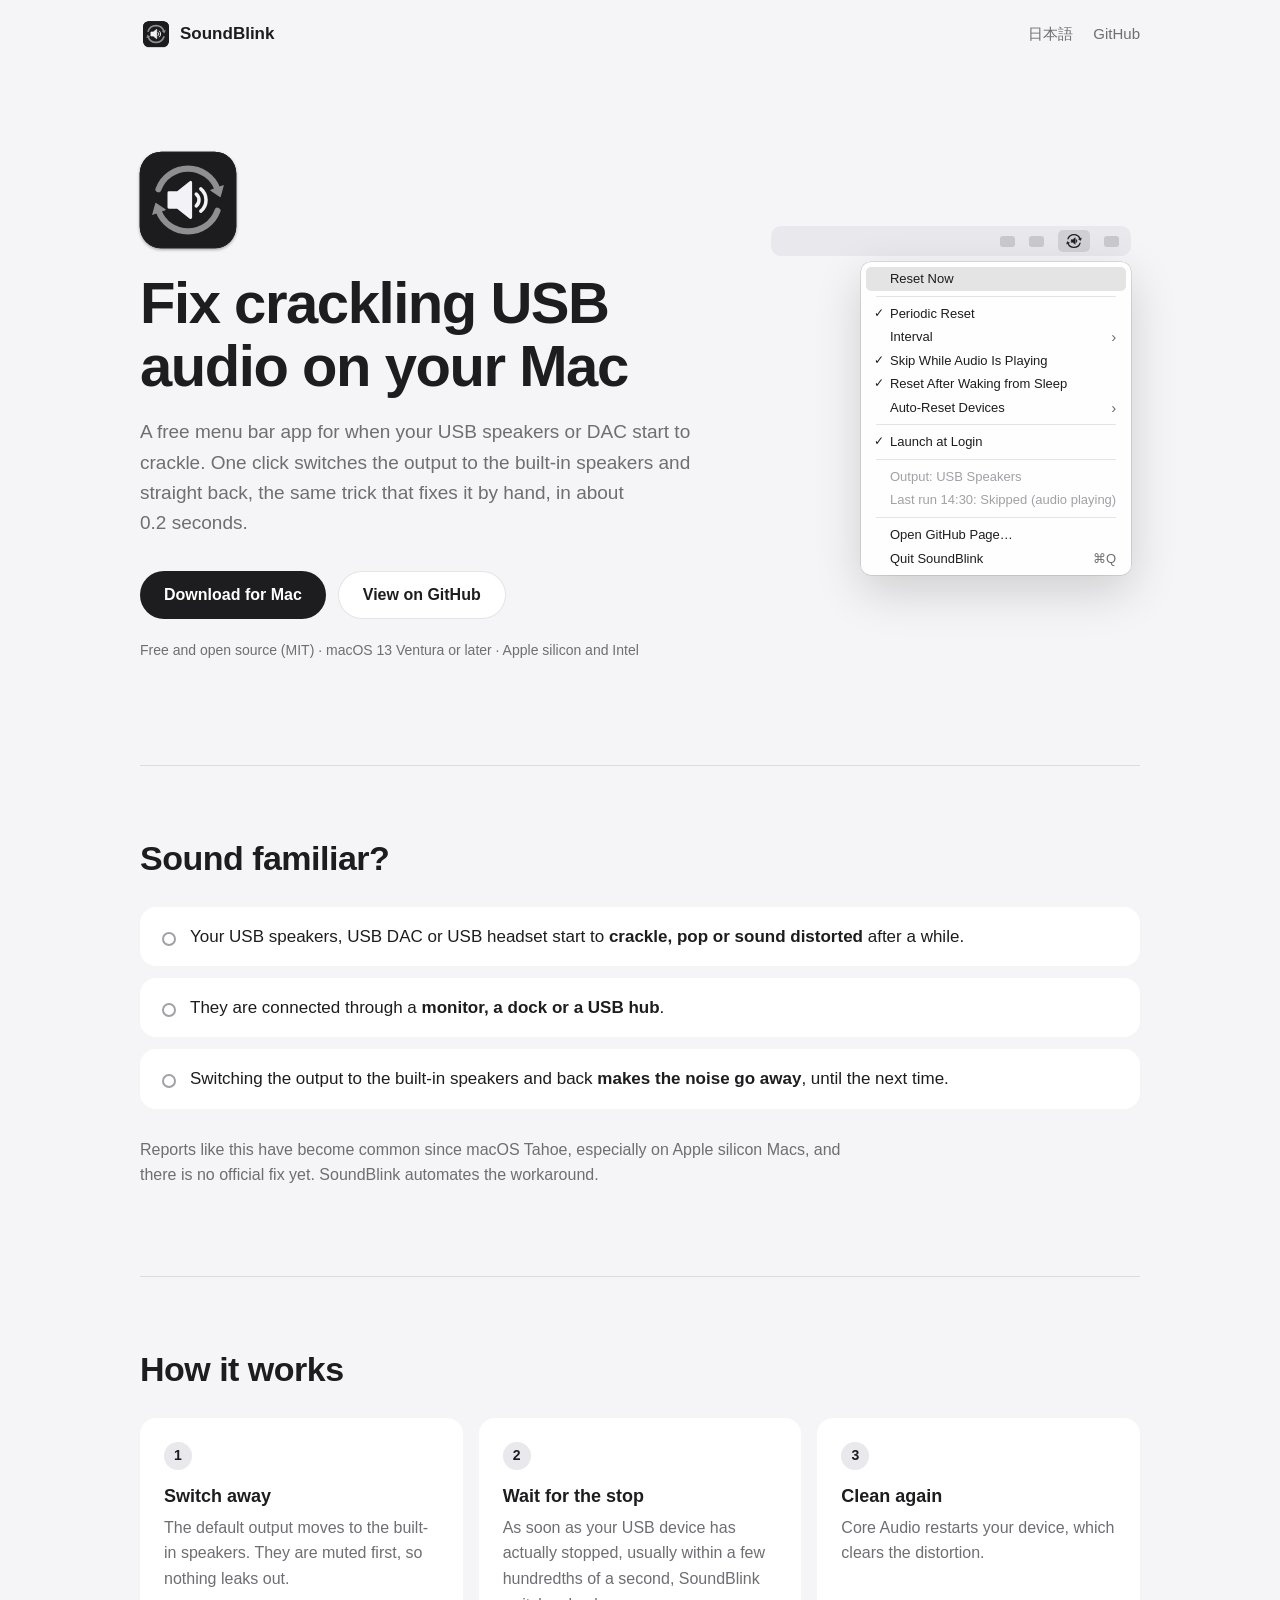
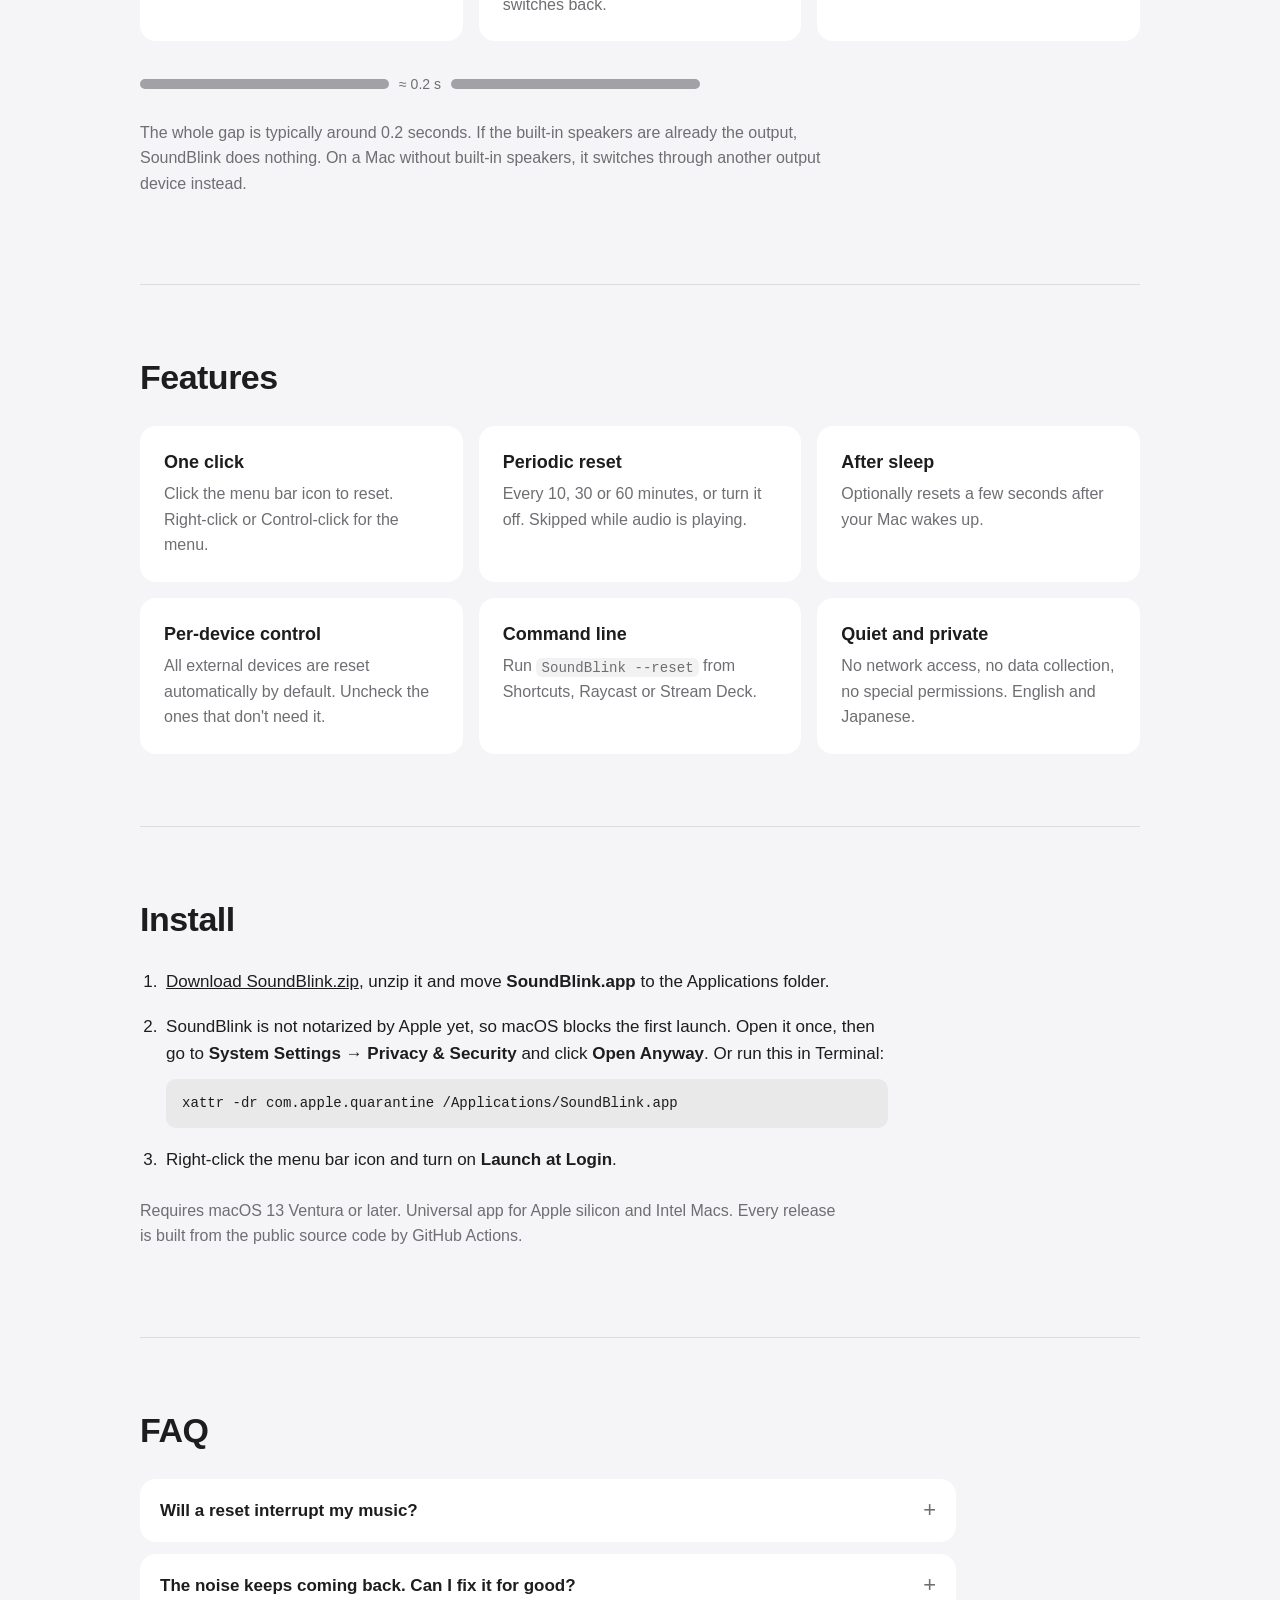
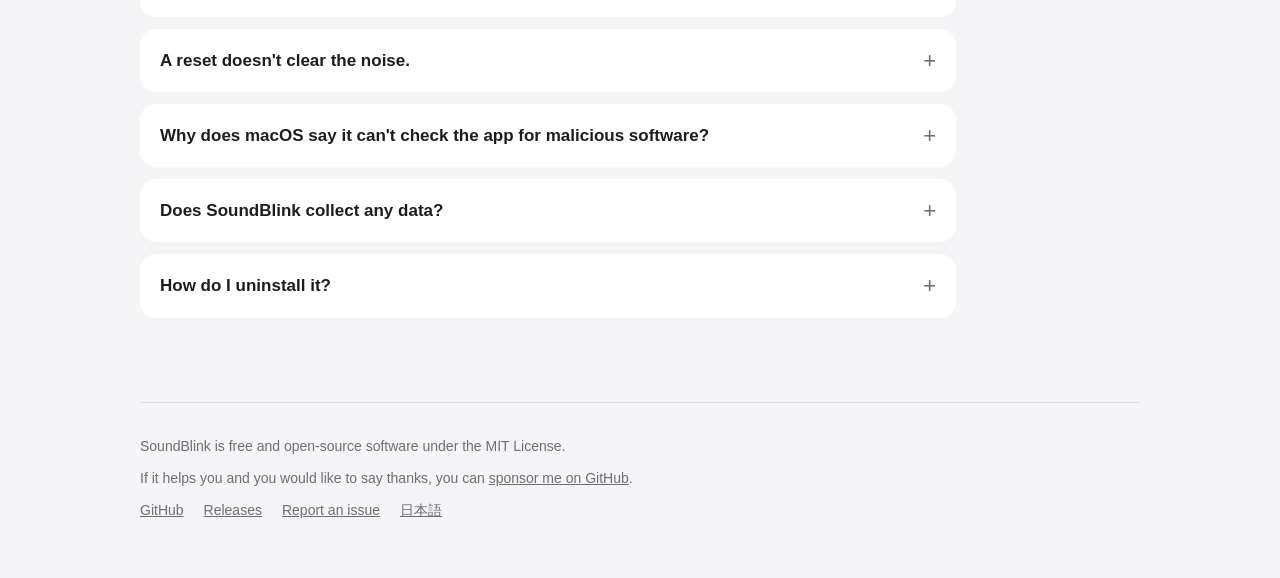
<file: site/index.html>
<!doctype html>
<html lang="en">
<head>
  <meta charset="utf-8">
  <meta name="viewport" content="width=device-width, initial-scale=1">
  <title>SoundBlink – Fix crackling USB audio on your Mac</title>
  <meta name="description" content="SoundBlink is a free, open-source macOS menu bar app that fixes crackling, popping or distorted USB speakers, DACs and headsets by briefly switching the output to the built-in speakers and back.">
  <link rel="canonical" href="https://takuhoito.github.io/SoundBlink/">
  <link rel="alternate" hreflang="en" href="https://takuhoito.github.io/SoundBlink/">
  <link rel="alternate" hreflang="ja" href="https://takuhoito.github.io/SoundBlink/ja/">
  <link rel="alternate" hreflang="x-default" href="https://takuhoito.github.io/SoundBlink/">
  <link rel="icon" href="assets/favicon.svg" type="image/svg+xml">
  <link rel="icon" href="assets/favicon-32.png" sizes="32x32" type="image/png">
  <link rel="apple-touch-icon" href="assets/apple-touch-icon.png">
  <meta name="theme-color" content="#f5f5f7" media="(prefers-color-scheme: light)">
  <meta name="theme-color" content="#0b0b0c" media="(prefers-color-scheme: dark)">
  <meta property="og:type" content="website">
  <meta property="og:site_name" content="SoundBlink">
  <meta property="og:title" content="SoundBlink – Fix crackling USB audio on your Mac">
  <meta property="og:description" content="A free menu bar app that clears crackling USB audio by blinking the output to the built-in speakers and back.">
  <meta property="og:url" content="https://takuhoito.github.io/SoundBlink/">
  <meta property="og:image" content="https://takuhoito.github.io/SoundBlink/assets/og.png">
  <meta property="og:image:width" content="1280">
  <meta property="og:image:height" content="640">
  <meta property="og:image:alt" content="SoundBlink: fix crackling USB audio on your Mac">
  <meta property="og:locale" content="en_US">
  <meta property="og:locale:alternate" content="ja_JP">
  <meta name="twitter:card" content="summary_large_image">
  <link rel="stylesheet" href="style.css">
  <script type="application/ld+json">
  {
    "@context": "https://schema.org",
    "@type": "SoftwareApplication",
    "name": "SoundBlink",
    "description": "A macOS menu bar app that fixes crackling USB audio by briefly switching the output to the built-in speakers and back.",
    "url": "https://takuhoito.github.io/SoundBlink/",
    "downloadUrl": "https://github.com/takuhoito/SoundBlink/releases/latest",
    "image": "https://takuhoito.github.io/SoundBlink/assets/og.png",
    "applicationCategory": "UtilitiesApplication",
    "operatingSystem": "macOS 13 or later",
    "license": "https://opensource.org/licenses/MIT",
    "isAccessibleForFree": true,
    "offers": { "@type": "Offer", "price": "0", "priceCurrency": "USD" }
  }
  </script>
</head>
<body>
  <div class="wrap">
    <header class="top">
      <a class="brand" href="./"><img src="assets/icon.svg" alt="" width="32" height="32">SoundBlink</a>
      <nav>
        <a href="ja/" hreflang="ja" lang="ja">日本語</a>
        <a href="https://github.com/takuhoito/SoundBlink">GitHub</a>
      </nav>
    </header>

    <main>
      <div class="hero">
        <div>
          <img class="hero-icon" src="assets/icon.svg" alt="" width="120" height="120">
          <h1>Fix crackling USB audio on your Mac</h1>
          <p class="lead">A free menu bar app for when your USB speakers or DAC start to crackle. One click switches the output to the built-in speakers and straight back, the same trick that fixes it by hand, in about 0.2&nbsp;seconds.</p>
          <div class="actions">
            <a class="button primary" href="https://github.com/takuhoito/SoundBlink/releases/latest/download/SoundBlink.zip">Download for Mac</a>
            <a class="button secondary" href="https://github.com/takuhoito/SoundBlink">View on GitHub</a>
          </div>
          <p class="meta">Free and open source (MIT) · macOS 13 Ventura or later · Apple silicon and Intel</p>
        </div>

        <div class="mock" role="img" aria-label="The SoundBlink menu, opened from its menu bar icon">
          <div class="mock-bar">
            <span class="other"></span>
            <span class="other"></span>
            <span class="status">
              <svg viewBox="0 0 100 100" fill="none" stroke="currentColor">
                <g stroke-width="8" stroke-linecap="round">
                  <path d="M12.41,36.32 A40,40 0 0 1 87.59,36.32"/>
                  <path d="M87.59,63.68 A40,40 0 0 1 12.41,63.68"/>
                </g>
                <g fill="currentColor" stroke-width="2" stroke-linejoin="round">
                  <path d="M91.69,47.60 L97.25,30.68 L76.57,38.20 Z"/>
                  <path d="M8.31,52.40 L2.75,69.32 L23.43,61.80 Z"/>
                </g>
                <g transform="translate(54.5 50) scale(0.169) translate(-512 -512)">
                  <path d="M382,462 H442 L530,392 V632 L442,562 H382 Z" fill="currentColor" stroke-width="20" stroke-linejoin="round"/>
                  <path d="M568.4,472.2 A52,52 0 0 1 568.4,551.8" stroke-width="40" stroke-linecap="round"/>
                </g>
              </svg>
            </span>
            <span class="other"></span>
          </div>
          <ul class="mock-menu">
            <li class="active">Reset Now</li>
            <li class="sep"></li>
            <li class="on">Periodic Reset</li>
            <li class="sub">Interval</li>
            <li class="on">Skip While Audio Is Playing</li>
            <li class="on">Reset After Waking from Sleep</li>
            <li class="sub">Auto-Reset Devices</li>
            <li class="sep"></li>
            <li class="on">Launch at Login</li>
            <li class="sep"></li>
            <li class="info">Output: USB Speakers</li>
            <li class="info">Last run 14:30: Skipped (audio playing)</li>
            <li class="sep"></li>
            <li>Open GitHub Page…</li>
            <li data-key="⌘Q">Quit SoundBlink</li>
          </ul>
        </div>
      </div>

      <section id="problem">
        <h2>Sound familiar?</h2>
        <ul class="symptoms">
          <li>Your USB speakers, USB DAC or USB headset start to <strong>crackle, pop or sound distorted</strong> after a while.</li>
          <li>They are connected through a <strong>monitor, a dock or a USB hub</strong>.</li>
          <li>Switching the output to the built-in speakers and back <strong>makes the noise go away</strong>, until the next time.</li>
        </ul>
        <p class="note">Reports like this have become common since macOS Tahoe, especially on Apple silicon Macs, and there is no official fix yet. SoundBlink automates the workaround.</p>
      </section>

      <section id="how-it-works">
        <h2>How it works</h2>
        <ol class="steps">
          <li>
            <h3>Switch away</h3>
            <p>The default output moves to the built-in speakers. They are muted first, so nothing leaks out.</p>
          </li>
          <li>
            <h3>Wait for the stop</h3>
            <p>As soon as your USB device has actually stopped, usually within a few hundredths of a second, SoundBlink switches back.</p>
          </li>
          <li>
            <h3>Clean again</h3>
            <p>Core Audio restarts your device, which clears the distortion.</p>
          </li>
        </ol>
        <div class="blink" aria-hidden="true">
          <span class="seg"></span><span class="gap">≈ 0.2 s</span><span class="seg"></span>
        </div>
        <p class="note">The whole gap is typically around 0.2 seconds. If the built-in speakers are already the output, SoundBlink does nothing. On a Mac without built-in speakers, it switches through another output device instead.</p>
      </section>

      <section id="features">
        <h2>Features</h2>
        <div class="cards">
          <div class="card">
            <h3>One click</h3>
            <p>Click the menu bar icon to reset. Right-click or Control-click for the menu.</p>
          </div>
          <div class="card">
            <h3>Periodic reset</h3>
            <p>Every 10, 30 or 60 minutes, or turn it off. Skipped while audio is playing.</p>
          </div>
          <div class="card">
            <h3>After sleep</h3>
            <p>Optionally resets a few seconds after your Mac wakes up.</p>
          </div>
          <div class="card">
            <h3>Per-device control</h3>
            <p>All external devices are reset automatically by default. Uncheck the ones that don't need it.</p>
          </div>
          <div class="card">
            <h3>Command line</h3>
            <p>Run <code>SoundBlink --reset</code> from Shortcuts, Raycast or Stream Deck.</p>
          </div>
          <div class="card">
            <h3>Quiet and private</h3>
            <p>No network access, no data collection, no special permissions. English and Japanese.</p>
          </div>
        </div>
      </section>

      <section id="install">
        <h2>Install</h2>
        <ol class="install">
          <li><a href="https://github.com/takuhoito/SoundBlink/releases/latest/download/SoundBlink.zip">Download SoundBlink.zip</a>, unzip it and move <strong>SoundBlink.app</strong> to the Applications folder.</li>
          <li>
            SoundBlink is not notarized by Apple yet, so macOS blocks the first launch. Open it once, then go to <strong>System Settings → Privacy &amp; Security</strong> and click <strong>Open Anyway</strong>. Or run this in Terminal:
            <pre><code>xattr -dr com.apple.quarantine /Applications/SoundBlink.app</code></pre>
          </li>
          <li>Right-click the menu bar icon and turn on <strong>Launch at Login</strong>.</li>
        </ol>
        <p class="note">Requires macOS 13 Ventura or later. Universal app for Apple silicon and Intel Macs. Every release is built from the public source code by GitHub Actions.</p>
      </section>

      <section id="faq">
        <h2>FAQ</h2>
        <details>
          <summary>Will a reset interrupt my music?</summary>
          <div class="answer">
            <p>Briefly, for about 0.2 seconds. Periodic resets are skipped while audio is playing (you can change this), so in practice they happen while your Mac is quiet.</p>
          </div>
        </details>
        <details>
          <summary>The noise keeps coming back. Can I fix it for good?</summary>
          <div class="answer">
            <p>SoundBlink is a workaround. The cause is in macOS or in the USB connection. Things worth trying:</p>
            <p>Connect the audio device directly to the Mac instead of through a monitor or hub. Avoid putting two USB audio devices, such as a USB microphone and USB speakers, on the same USB 2.0 hub.</p>
          </div>
        </details>
        <details>
          <summary>A reset doesn't clear the noise.</summary>
          <div class="answer">
            <p>An app that is set to a specific output device, rather than the system default, may keep its own stream open. Set that app's speaker to the system default, for example in the audio settings of Zoom or Teams.</p>
            <p>You can also make SoundBlink stay on the built-in speakers a little longer:</p>
            <pre><code>defaults write io.github.takuhoito.soundblink blinkHold -float 0.3</code></pre>
            <p>If that doesn't help, please <a href="https://github.com/takuhoito/SoundBlink/issues">open an issue</a> with the output of <code>SoundBlink --list</code>.</p>
          </div>
        </details>
        <details>
          <summary>Why does macOS say it can't check the app for malicious software?</summary>
          <div class="answer">
            <p>Notarization requires a paid Apple Developer Program membership, which this free project doesn't have yet. The source code is public, and every release is built from it by GitHub Actions.</p>
          </div>
        </details>
        <details>
          <summary>Does SoundBlink collect any data?</summary>
          <div class="answer">
            <p>No. It doesn't connect to the internet at all.</p>
          </div>
        </details>
        <details>
          <summary>How do I uninstall it?</summary>
          <div class="answer">
            <p>Turn off Launch at Login, quit SoundBlink and move it to the Trash. To remove its settings too, run:</p>
            <pre><code>defaults delete io.github.takuhoito.soundblink</code></pre>
          </div>
        </details>
      </section>
    </main>

    <footer class="foot">
      <p>SoundBlink is free and open-source software under the MIT License.</p>
      <p>If it helps you and you would like to say thanks, you can <a href="https://github.com/sponsors/takuhoito">sponsor me on GitHub</a>.</p>
      <nav>
        <a href="https://github.com/takuhoito/SoundBlink">GitHub</a>
        <a href="https://github.com/takuhoito/SoundBlink/releases">Releases</a>
        <a href="https://github.com/takuhoito/SoundBlink/issues">Report an issue</a>
        <a href="ja/" hreflang="ja" lang="ja">日本語</a>
      </nav>
    </footer>
  </div>
</body>
</html>
</file>
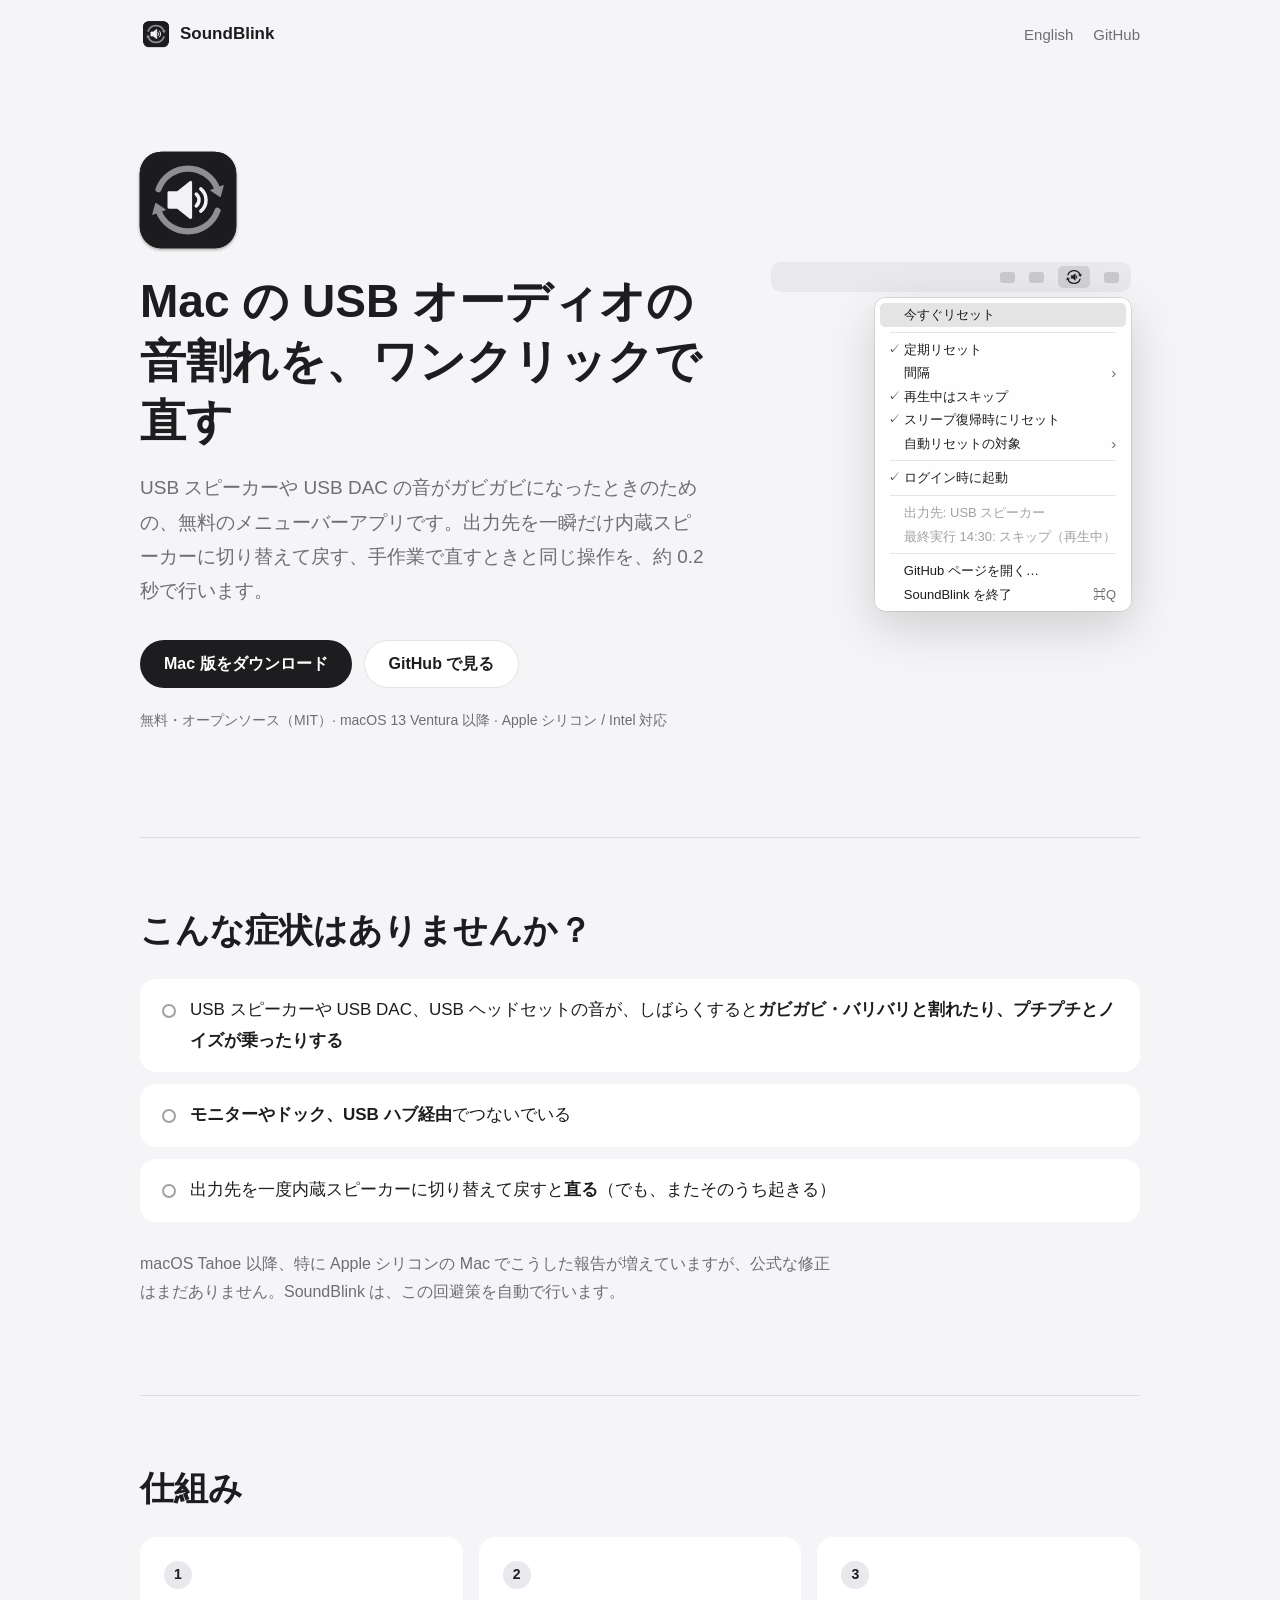
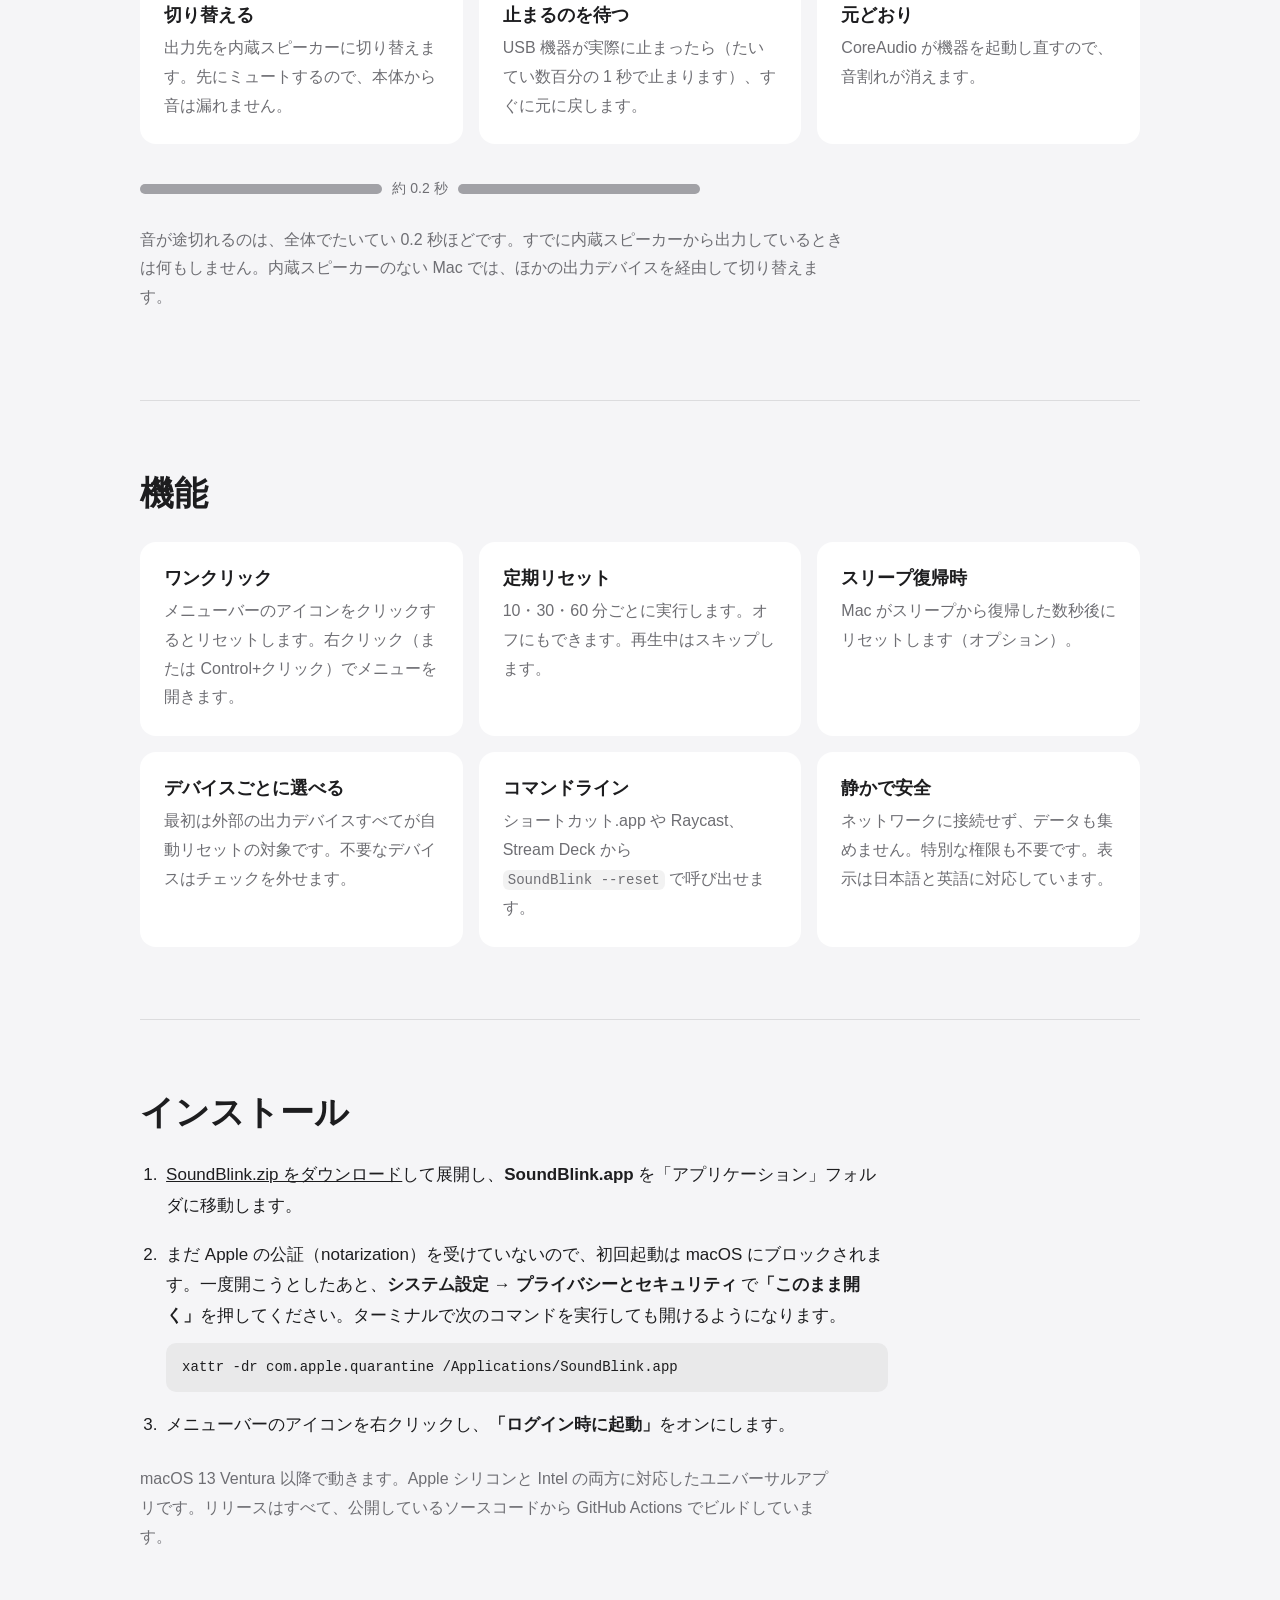
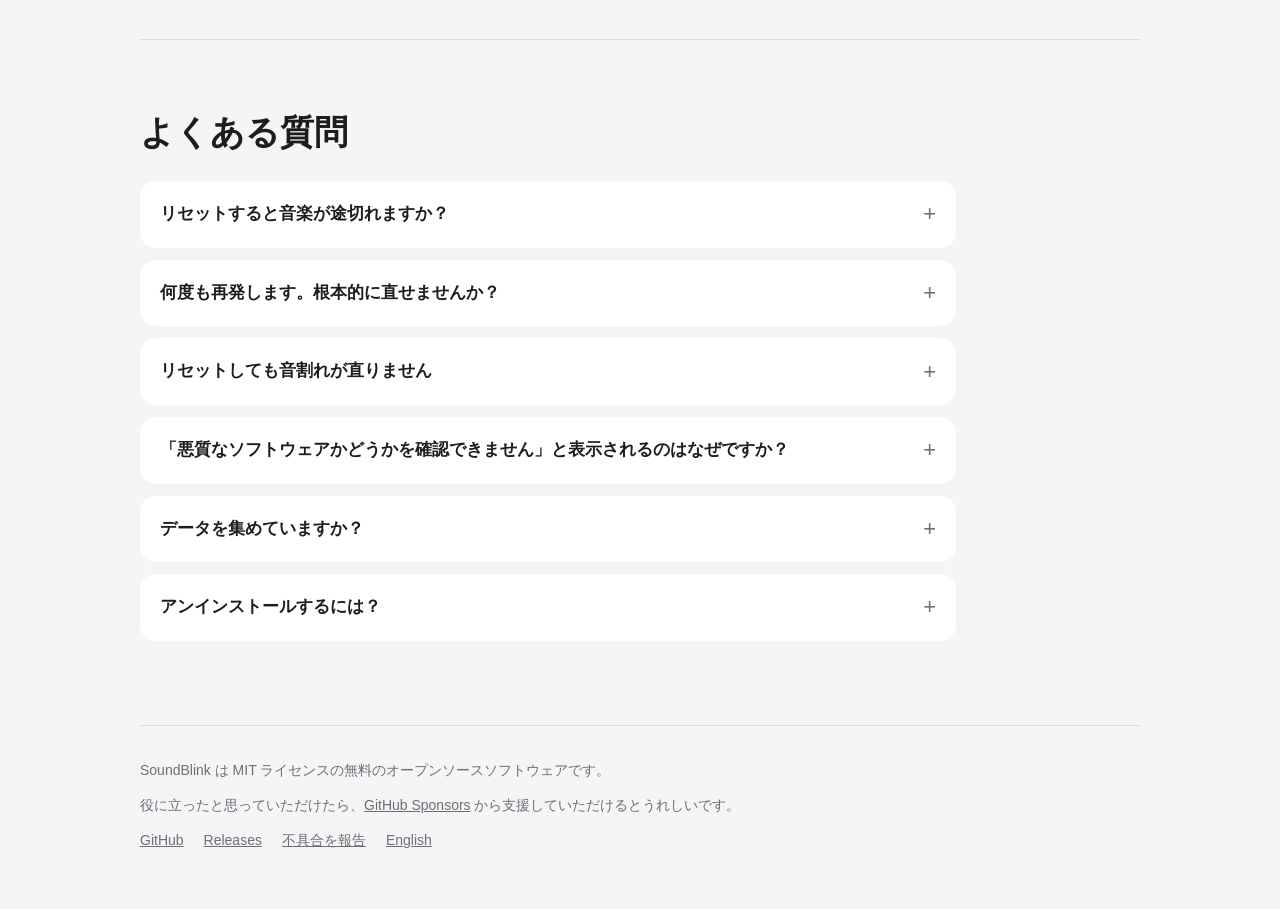
<file: site/ja/index.html>
<!doctype html>
<html lang="ja">
<head>
  <meta charset="utf-8">
  <meta name="viewport" content="width=device-width, initial-scale=1">
  <title>SoundBlink – Mac の USB スピーカーの音割れをワンクリックで直す</title>
  <meta name="description" content="SoundBlink は、Mac で USB スピーカーや USB DAC、ヘッドセットの音がガビガビに割れる・ノイズが乗るときに、出力先を一瞬だけ内蔵スピーカーに切り替えて戻して直す、無料・オープンソースのメニューバーアプリです。">
  <link rel="canonical" href="https://takuhoito.github.io/SoundBlink/ja/">
  <link rel="alternate" hreflang="en" href="https://takuhoito.github.io/SoundBlink/">
  <link rel="alternate" hreflang="ja" href="https://takuhoito.github.io/SoundBlink/ja/">
  <link rel="alternate" hreflang="x-default" href="https://takuhoito.github.io/SoundBlink/">
  <link rel="icon" href="../assets/favicon.svg" type="image/svg+xml">
  <link rel="icon" href="../assets/favicon-32.png" sizes="32x32" type="image/png">
  <link rel="apple-touch-icon" href="../assets/apple-touch-icon.png">
  <meta name="theme-color" content="#f5f5f7" media="(prefers-color-scheme: light)">
  <meta name="theme-color" content="#0b0b0c" media="(prefers-color-scheme: dark)">
  <meta property="og:type" content="website">
  <meta property="og:site_name" content="SoundBlink">
  <meta property="og:title" content="SoundBlink – Mac の USB スピーカーの音割れをワンクリックで直す">
  <meta property="og:description" content="出力先を一瞬だけ内蔵スピーカーに切り替えて戻し、USB オーディオの音割れを直す無料のメニューバーアプリ。">
  <meta property="og:url" content="https://takuhoito.github.io/SoundBlink/ja/">
  <meta property="og:image" content="https://takuhoito.github.io/SoundBlink/assets/og.png">
  <meta property="og:image:width" content="1280">
  <meta property="og:image:height" content="640">
  <meta property="og:image:alt" content="SoundBlink: Mac の USB オーディオの音割れを直すアプリ">
  <meta property="og:locale" content="ja_JP">
  <meta property="og:locale:alternate" content="en_US">
  <meta name="twitter:card" content="summary_large_image">
  <link rel="stylesheet" href="../style.css">
  <script type="application/ld+json">
  {
    "@context": "https://schema.org",
    "@type": "SoftwareApplication",
    "name": "SoundBlink",
    "description": "出力先を一瞬だけ内蔵スピーカーに切り替えて戻し、USB オーディオの音割れを直す macOS のメニューバーアプリ。",
    "url": "https://takuhoito.github.io/SoundBlink/ja/",
    "downloadUrl": "https://github.com/takuhoito/SoundBlink/releases/latest",
    "image": "https://takuhoito.github.io/SoundBlink/assets/og.png",
    "applicationCategory": "UtilitiesApplication",
    "operatingSystem": "macOS 13 以降",
    "license": "https://opensource.org/licenses/MIT",
    "isAccessibleForFree": true,
    "inLanguage": "ja",
    "offers": { "@type": "Offer", "price": "0", "priceCurrency": "JPY" }
  }
  </script>
</head>
<body>
  <div class="wrap">
    <header class="top">
      <a class="brand" href="./"><img src="../assets/icon.svg" alt="" width="32" height="32">SoundBlink</a>
      <nav>
        <a href="../" hreflang="en" lang="en">English</a>
        <a href="https://github.com/takuhoito/SoundBlink">GitHub</a>
      </nav>
    </header>

    <main>
      <div class="hero">
        <div>
          <img class="hero-icon" src="../assets/icon.svg" alt="" width="120" height="120">
          <h1>Mac の USB オーディオの音割れを、ワンクリックで直す</h1>
          <p class="lead">USB スピーカーや USB DAC の音がガビガビになったときのための、無料のメニューバーアプリです。出力先を一瞬だけ内蔵スピーカーに切り替えて戻す、手作業で直すときと同じ操作を、約 0.2 秒で行います。</p>
          <div class="actions">
            <a class="button primary" href="https://github.com/takuhoito/SoundBlink/releases/latest/download/SoundBlink.zip">Mac 版をダウンロード</a>
            <a class="button secondary" href="https://github.com/takuhoito/SoundBlink/blob/main/README.ja.md">GitHub で見る</a>
          </div>
          <p class="meta">無料・オープンソース（MIT）· macOS 13 Ventura 以降 · Apple シリコン / Intel 対応</p>
        </div>

        <div class="mock" role="img" aria-label="メニューバーのアイコンから開いた SoundBlink のメニュー">
          <div class="mock-bar">
            <span class="other"></span>
            <span class="other"></span>
            <span class="status">
              <svg viewBox="0 0 100 100" fill="none" stroke="currentColor">
                <g stroke-width="8" stroke-linecap="round">
                  <path d="M12.41,36.32 A40,40 0 0 1 87.59,36.32"/>
                  <path d="M87.59,63.68 A40,40 0 0 1 12.41,63.68"/>
                </g>
                <g fill="currentColor" stroke-width="2" stroke-linejoin="round">
                  <path d="M91.69,47.60 L97.25,30.68 L76.57,38.20 Z"/>
                  <path d="M8.31,52.40 L2.75,69.32 L23.43,61.80 Z"/>
                </g>
                <g transform="translate(54.5 50) scale(0.169) translate(-512 -512)">
                  <path d="M382,462 H442 L530,392 V632 L442,562 H382 Z" fill="currentColor" stroke-width="20" stroke-linejoin="round"/>
                  <path d="M568.4,472.2 A52,52 0 0 1 568.4,551.8" stroke-width="40" stroke-linecap="round"/>
                </g>
              </svg>
            </span>
            <span class="other"></span>
          </div>
          <ul class="mock-menu">
            <li class="active">今すぐリセット</li>
            <li class="sep"></li>
            <li class="on">定期リセット</li>
            <li class="sub">間隔</li>
            <li class="on">再生中はスキップ</li>
            <li class="on">スリープ復帰時にリセット</li>
            <li class="sub">自動リセットの対象</li>
            <li class="sep"></li>
            <li class="on">ログイン時に起動</li>
            <li class="sep"></li>
            <li class="info">出力先: USB スピーカー</li>
            <li class="info">最終実行 14:30: スキップ（再生中）</li>
            <li class="sep"></li>
            <li>GitHub ページを開く…</li>
            <li data-key="⌘Q">SoundBlink を終了</li>
          </ul>
        </div>
      </div>

      <section id="problem">
        <h2>こんな症状はありませんか？</h2>
        <ul class="symptoms">
          <li>USB スピーカーや USB DAC、USB ヘッドセットの音が、しばらくすると<strong>ガビガビ・バリバリと割れたり、プチプチとノイズが乗ったりする</strong></li>
          <li><strong>モニターやドック、USB ハブ経由</strong>でつないでいる</li>
          <li>出力先を一度内蔵スピーカーに切り替えて戻すと<strong>直る</strong>（でも、またそのうち起きる）</li>
        </ul>
        <p class="note">macOS Tahoe 以降、特に Apple シリコンの Mac でこうした報告が増えていますが、公式な修正はまだありません。SoundBlink は、この回避策を自動で行います。</p>
      </section>

      <section id="how-it-works">
        <h2>仕組み</h2>
        <ol class="steps">
          <li>
            <h3>切り替える</h3>
            <p>出力先を内蔵スピーカーに切り替えます。先にミュートするので、本体から音は漏れません。</p>
          </li>
          <li>
            <h3>止まるのを待つ</h3>
            <p>USB 機器が実際に止まったら（たいてい数百分の 1 秒で止まります）、すぐに元に戻します。</p>
          </li>
          <li>
            <h3>元どおり</h3>
            <p>CoreAudio が機器を起動し直すので、音割れが消えます。</p>
          </li>
        </ol>
        <div class="blink" aria-hidden="true">
          <span class="seg"></span><span class="gap">約 0.2 秒</span><span class="seg"></span>
        </div>
        <p class="note">音が途切れるのは、全体でたいてい 0.2 秒ほどです。すでに内蔵スピーカーから出力しているときは何もしません。内蔵スピーカーのない Mac では、ほかの出力デバイスを経由して切り替えます。</p>
      </section>

      <section id="features">
        <h2>機能</h2>
        <div class="cards">
          <div class="card">
            <h3>ワンクリック</h3>
            <p>メニューバーのアイコンをクリックするとリセットします。右クリック（または Control+クリック）でメニューを開きます。</p>
          </div>
          <div class="card">
            <h3>定期リセット</h3>
            <p>10・30・60 分ごとに実行します。オフにもできます。再生中はスキップします。</p>
          </div>
          <div class="card">
            <h3>スリープ復帰時</h3>
            <p>Mac がスリープから復帰した数秒後にリセットします（オプション）。</p>
          </div>
          <div class="card">
            <h3>デバイスごとに選べる</h3>
            <p>最初は外部の出力デバイスすべてが自動リセットの対象です。不要なデバイスはチェックを外せます。</p>
          </div>
          <div class="card">
            <h3>コマンドライン</h3>
            <p>ショートカット.app や Raycast、Stream Deck から <code>SoundBlink --reset</code> で呼び出せます。</p>
          </div>
          <div class="card">
            <h3>静かで安全</h3>
            <p>ネットワークに接続せず、データも集めません。特別な権限も不要です。表示は日本語と英語に対応しています。</p>
          </div>
        </div>
      </section>

      <section id="install">
        <h2>インストール</h2>
        <ol class="install">
          <li><a href="https://github.com/takuhoito/SoundBlink/releases/latest/download/SoundBlink.zip">SoundBlink.zip をダウンロード</a>して展開し、<strong>SoundBlink.app</strong> を「アプリケーション」フォルダに移動します。</li>
          <li>
            まだ Apple の公証（notarization）を受けていないので、初回起動は macOS にブロックされます。一度開こうとしたあと、<strong>システム設定 → プライバシーとセキュリティ</strong> で<strong>「このまま開く」</strong>を押してください。ターミナルで次のコマンドを実行しても開けるようになります。
            <pre><code>xattr -dr com.apple.quarantine /Applications/SoundBlink.app</code></pre>
          </li>
          <li>メニューバーのアイコンを右クリックし、<strong>「ログイン時に起動」</strong>をオンにします。</li>
        </ol>
        <p class="note">macOS 13 Ventura 以降で動きます。Apple シリコンと Intel の両方に対応したユニバーサルアプリです。リリースはすべて、公開しているソースコードから GitHub Actions でビルドしています。</p>
      </section>

      <section id="faq">
        <h2>よくある質問</h2>
        <details>
          <summary>リセットすると音楽が途切れますか？</summary>
          <div class="answer">
            <p>0.2 秒ほど途切れます。定期リセットは再生中にはスキップするので（設定で変えられます）、実際には音を出していないときに行われます。</p>
          </div>
        </details>
        <details>
          <summary>何度も再発します。根本的に直せませんか？</summary>
          <div class="answer">
            <p>SoundBlink は回避策で、原因は macOS か USB の接続経路にあります。次の方法を試してみてください。</p>
            <p>オーディオ機器を、モニターやハブ経由ではなく Mac 本体に直接つなぐ。USB マイクと USB スピーカーのように、USB オーディオ機器を 2 台同じ USB 2.0 ハブにつながない。</p>
          </div>
        </details>
        <details>
          <summary>リセットしても音割れが直りません</summary>
          <div class="answer">
            <p>アプリ側で出力デバイスを「システムのデフォルト」ではなく特定のデバイスに固定していると、そのアプリは自分の音声ストリームを開いたままにすることがあります。Zoom や Teams などの音声設定で、スピーカーを「システムのデフォルト」にしてください。</p>
            <p>内蔵スピーカーにとどまる時間を長くすることもできます。</p>
            <pre><code>defaults write io.github.takuhoito.soundblink blinkHold -float 0.3</code></pre>
            <p>それでも直らないときは、<code>SoundBlink --list</code> の出力を添えて <a href="https://github.com/takuhoito/SoundBlink/issues">Issue</a> を立ててください。</p>
          </div>
        </details>
        <details>
          <summary>「悪質なソフトウェアかどうかを確認できません」と表示されるのはなぜですか？</summary>
          <div class="answer">
            <p>公証を受けるには有料の Apple Developer Program への登録が必要で、この無料のプロジェクトはまだ登録していないためです。ソースコードは公開していて、リリースはすべてそこから GitHub Actions でビルドしています。</p>
          </div>
        </details>
        <details>
          <summary>データを集めていますか？</summary>
          <div class="answer">
            <p>いいえ。インターネットには一切接続しません。</p>
          </div>
        </details>
        <details>
          <summary>アンインストールするには？</summary>
          <div class="answer">
            <p>「ログイン時に起動」をオフにしてから SoundBlink を終了し、ゴミ箱に入れてください。設定も消すときは、次のコマンドを実行します。</p>
            <pre><code>defaults delete io.github.takuhoito.soundblink</code></pre>
          </div>
        </details>
      </section>
    </main>

    <footer class="foot">
      <p>SoundBlink は MIT ライセンスの無料のオープンソースソフトウェアです。</p>
      <p>役に立ったと思っていただけたら、<a href="https://github.com/sponsors/takuhoito">GitHub Sponsors</a> から支援していただけるとうれしいです。</p>
      <nav>
        <a href="https://github.com/takuhoito/SoundBlink">GitHub</a>
        <a href="https://github.com/takuhoito/SoundBlink/releases">Releases</a>
        <a href="https://github.com/takuhoito/SoundBlink/issues">不具合を報告</a>
        <a href="../" hreflang="en" lang="en">English</a>
      </nav>
    </footer>
  </div>
</body>
</html>
</file>
<file: site/style.css>
/* SoundBlink website. Plain CSS, no build step. */

:root {
  color-scheme: light dark;
  --bg: #f5f5f7;
  --surface: #ffffff;
  --surface-2: #e8e8ed;
  --text: #1d1d1f;
  --muted: #6e6e73;
  --faint: #a1a1a6;
  --line: rgba(0, 0, 0, 0.1);
  --button-bg: #1d1d1f;
  --button-text: #ffffff;
  --code-bg: rgba(0, 0, 0, 0.05);
  --menu-bg: rgba(255, 255, 255, 0.92);
  --menu-shadow: 0 16px 48px rgba(0, 0, 0, 0.16), 0 0 0 0.5px rgba(0, 0, 0, 0.2);
  --highlight: rgba(0, 0, 0, 0.1);
  --radius: 16px;
}

@media (prefers-color-scheme: dark) {
  :root {
    --bg: #0b0b0c;
    --surface: #1c1c1e;
    --surface-2: #2c2c2e;
    --text: #f2f2f7;
    --muted: #98989d;
    --faint: #636366;
    --line: rgba(255, 255, 255, 0.1);
    --button-bg: #f2f2f7;
    --button-text: #1c1c1e;
    --code-bg: rgba(255, 255, 255, 0.08);
    --menu-bg: rgba(44, 44, 46, 0.94);
    --menu-shadow: 0 16px 48px rgba(0, 0, 0, 0.5), 0 0 0 0.5px rgba(255, 255, 255, 0.2);
    --highlight: rgba(255, 255, 255, 0.16);
  }
}

* {
  box-sizing: border-box;
}

html {
  -webkit-text-size-adjust: 100%;
}

body {
  margin: 0;
  background: var(--bg);
  color: var(--text);
  font: 17px/1.6 -apple-system, BlinkMacSystemFont, "Segoe UI", "Hiragino Sans",
    "Hiragino Kaku Gothic ProN", "Noto Sans JP", Meiryo, sans-serif;
  -webkit-font-smoothing: antialiased;
}

body:lang(ja) {
  line-height: 1.8;
}

a {
  color: inherit;
}

code,
pre {
  font-family: ui-monospace, SFMono-Regular, Menlo, Consolas, monospace;
}

code {
  font-size: 0.88em;
  background: var(--code-bg);
  padding: 0.12em 0.36em;
  border-radius: 6px;
  white-space: nowrap;
}

pre {
  background: var(--code-bg);
  border-radius: 10px;
  padding: 14px 16px;
  margin: 12px 0 0;
  overflow-x: auto;
  font-size: 14px;
  line-height: 1.5;
}

pre code {
  background: none;
  padding: 0;
  font-size: inherit;
  white-space: inherit;
}

.wrap {
  max-width: 1040px;
  margin: 0 auto;
  padding: 0 20px;
}

/* Header */

.top {
  display: flex;
  align-items: center;
  justify-content: space-between;
  gap: 16px;
  padding: 18px 0;
}

.brand {
  display: flex;
  align-items: center;
  gap: 8px;
  font-weight: 600;
  text-decoration: none;
}

.brand img {
  width: 32px;
  height: 32px;
}

.top nav {
  display: flex;
  gap: 20px;
  font-size: 15px;
}

.top nav a {
  color: var(--muted);
  text-decoration: none;
}

.top nav a:hover {
  color: var(--text);
}

/* Hero */

.hero {
  display: grid;
  grid-template-columns: minmax(0, 1fr);
  gap: 56px;
  align-items: center;
  padding: 40px 0 80px;
}

@media (min-width: 880px) {
  .hero {
    grid-template-columns: minmax(0, 1.2fr) minmax(0, 0.8fr);
    padding: 72px 0 104px;
  }
}

.hero-icon {
  display: block;
  width: 120px;
  height: 120px;
  margin: 0 0 12px -12px;
}

h1 {
  margin: 0 0 20px;
  font-size: clamp(36px, 5.6vw, 58px);
  line-height: 1.08;
  letter-spacing: -0.025em;
}

h1:lang(ja) {
  font-size: clamp(30px, 4.6vw, 46px);
  line-height: 1.3;
  letter-spacing: 0;
}

.lead {
  max-width: 34em;
  margin: 0 0 32px;
  color: var(--muted);
  font-size: 19px;
}

.actions {
  display: flex;
  flex-wrap: wrap;
  gap: 12px;
}

.button {
  display: inline-flex;
  align-items: center;
  justify-content: center;
  min-height: 48px;
  padding: 0 24px;
  border-radius: 999px;
  font-size: 16px;
  font-weight: 600;
  text-decoration: none;
}

.button.primary {
  background: var(--button-bg);
  color: var(--button-text);
}

.button.secondary {
  border: 1px solid var(--line);
  background: var(--surface);
}

.button:hover {
  opacity: 0.85;
}

.meta {
  margin: 20px 0 0;
  color: var(--muted);
  font-size: 14px;
}

/* Menu mock-up (drawn in HTML so it follows the color scheme) */

.mock {
  width: 100%;
  max-width: 360px;
  margin: 0 auto;
  font: 13px/1.35 -apple-system, BlinkMacSystemFont, "Segoe UI", "Hiragino Sans", sans-serif;
  user-select: none;
}

.mock-bar {
  display: flex;
  align-items: center;
  justify-content: flex-end;
  gap: 14px;
  height: 30px;
  padding: 0 12px;
  border-radius: 10px;
  background: var(--surface-2);
}

.mock-bar .other {
  width: 15px;
  height: 11px;
  border-radius: 3px;
  background: var(--faint);
  opacity: 0.45;
}

.mock-bar .status {
  display: grid;
  place-items: center;
  width: 32px;
  height: 22px;
  border-radius: 5px;
  background: var(--highlight);
}

.mock-bar .status svg {
  width: 16px;
  height: 16px;
}

.mock-menu {
  width: max-content;
  min-width: 250px;
  max-width: 100%;
  margin: 6px 0 0 auto;
  padding: 5px;
  list-style: none;
  border-radius: 10px;
  background: var(--menu-bg);
  box-shadow: var(--menu-shadow);
}

.mock-menu li {
  position: relative;
  padding: 3px 10px 3px 24px;
  border-radius: 5px;
  white-space: nowrap;
  overflow: hidden;
  text-overflow: ellipsis;
}

.mock-menu li.sub,
.mock-menu li[data-key] {
  padding-right: 40px;
}

.mock-menu li.active {
  background: var(--highlight);
}

.mock-menu li.on::before {
  content: "✓";
  position: absolute;
  left: 8px;
  font-size: 12px;
}

.mock-menu li.sub::after,
.mock-menu li[data-key]::after {
  position: absolute;
  right: 10px;
  color: var(--muted);
}

.mock-menu li.sub::after {
  content: "›";
  font-size: 15px;
  line-height: 1.2;
}

.mock-menu li[data-key]::after {
  content: attr(data-key);
}

.mock-menu li.info {
  color: var(--faint);
}

.mock-menu li.sep {
  height: 1px;
  margin: 5px 10px;
  padding: 0;
  background: var(--line);
}

/* Sections */

section {
  padding: 72px 0;
  border-top: 1px solid var(--line);
}

h2 {
  margin: 0 0 28px;
  font-size: clamp(26px, 3.4vw, 34px);
  line-height: 1.2;
  letter-spacing: -0.015em;
}

h2:lang(ja) {
  letter-spacing: 0;
}

h3 {
  margin: 0 0 6px;
  font-size: 18px;
  line-height: 1.4;
}

.card p,
.steps p {
  margin: 0;
  color: var(--muted);
  font-size: 16px;
}

.note {
  max-width: 44em;
  color: var(--muted);
  font-size: 16px;
}

.symptoms {
  display: grid;
  gap: 12px;
  margin: 0 0 28px;
  padding: 0;
  list-style: none;
}

.symptoms li {
  position: relative;
  padding: 16px 20px 16px 50px;
  border-radius: var(--radius);
  background: var(--surface);
}

.symptoms li::before {
  content: "";
  position: absolute;
  left: 22px;
  top: calc(16px + 0.8em - 5px);
  width: 10px;
  height: 10px;
  border-radius: 50%;
  border: 2px solid var(--faint);
}

.steps {
  display: grid;
  gap: 16px;
  margin: 0 0 32px;
  padding: 0;
  list-style: none;
  counter-reset: step;
}

@media (min-width: 760px) {
  .steps {
    grid-template-columns: repeat(3, 1fr);
  }
}

.steps li {
  padding: 24px;
  border-radius: var(--radius);
  background: var(--surface);
}

.steps li::before {
  counter-increment: step;
  content: counter(step);
  display: grid;
  place-items: center;
  width: 28px;
  height: 28px;
  margin-bottom: 14px;
  border-radius: 50%;
  background: var(--surface-2);
  font-size: 14px;
  font-weight: 600;
}

/* "The gap is about 0.2 s" strip */

.blink {
  display: grid;
  grid-template-columns: 1fr auto 1fr;
  align-items: center;
  gap: 6px;
  max-width: 560px;
  margin: 0 0 24px;
  color: var(--muted);
  font-size: 14px;
}

.blink .seg {
  height: 10px;
  border-radius: 5px;
  background: var(--faint);
}

.blink .gap {
  padding: 0 4px;
  white-space: nowrap;
}

.cards {
  display: grid;
  gap: 16px;
  grid-template-columns: repeat(auto-fit, minmax(260px, 1fr));
}

.card {
  padding: 24px;
  border-radius: var(--radius);
  background: var(--surface);
}

.install {
  max-width: 44em;
  margin: 0 0 24px;
  padding-left: 1.3em;
}

.install li {
  margin-bottom: 18px;
  padding-left: 4px;
}

details {
  max-width: 48em;
  margin-bottom: 12px;
  padding: 0 20px;
  border-radius: var(--radius);
  background: var(--surface);
}

summary {
  position: relative;
  padding: 18px 32px 18px 0;
  font-weight: 600;
  cursor: pointer;
  list-style: none;
}

summary::-webkit-details-marker {
  display: none;
}

summary::after {
  content: "+";
  position: absolute;
  right: 0;
  top: 50%;
  transform: translateY(-50%);
  color: var(--muted);
  font-size: 22px;
  font-weight: 400;
}

details[open] summary::after {
  content: "−";
}

details .answer {
  padding-bottom: 18px;
  color: var(--muted);
  font-size: 16px;
}

details .answer p {
  margin: 0 0 10px;
}

details .answer p:last-child {
  margin-bottom: 0;
}

/* Footer */

.foot {
  padding: 32px 0 56px;
  border-top: 1px solid var(--line);
  color: var(--muted);
  font-size: 14px;
}

.foot p {
  margin: 0 0 10px;
}

.foot nav {
  display: flex;
  flex-wrap: wrap;
  gap: 8px 20px;
}
</file>
